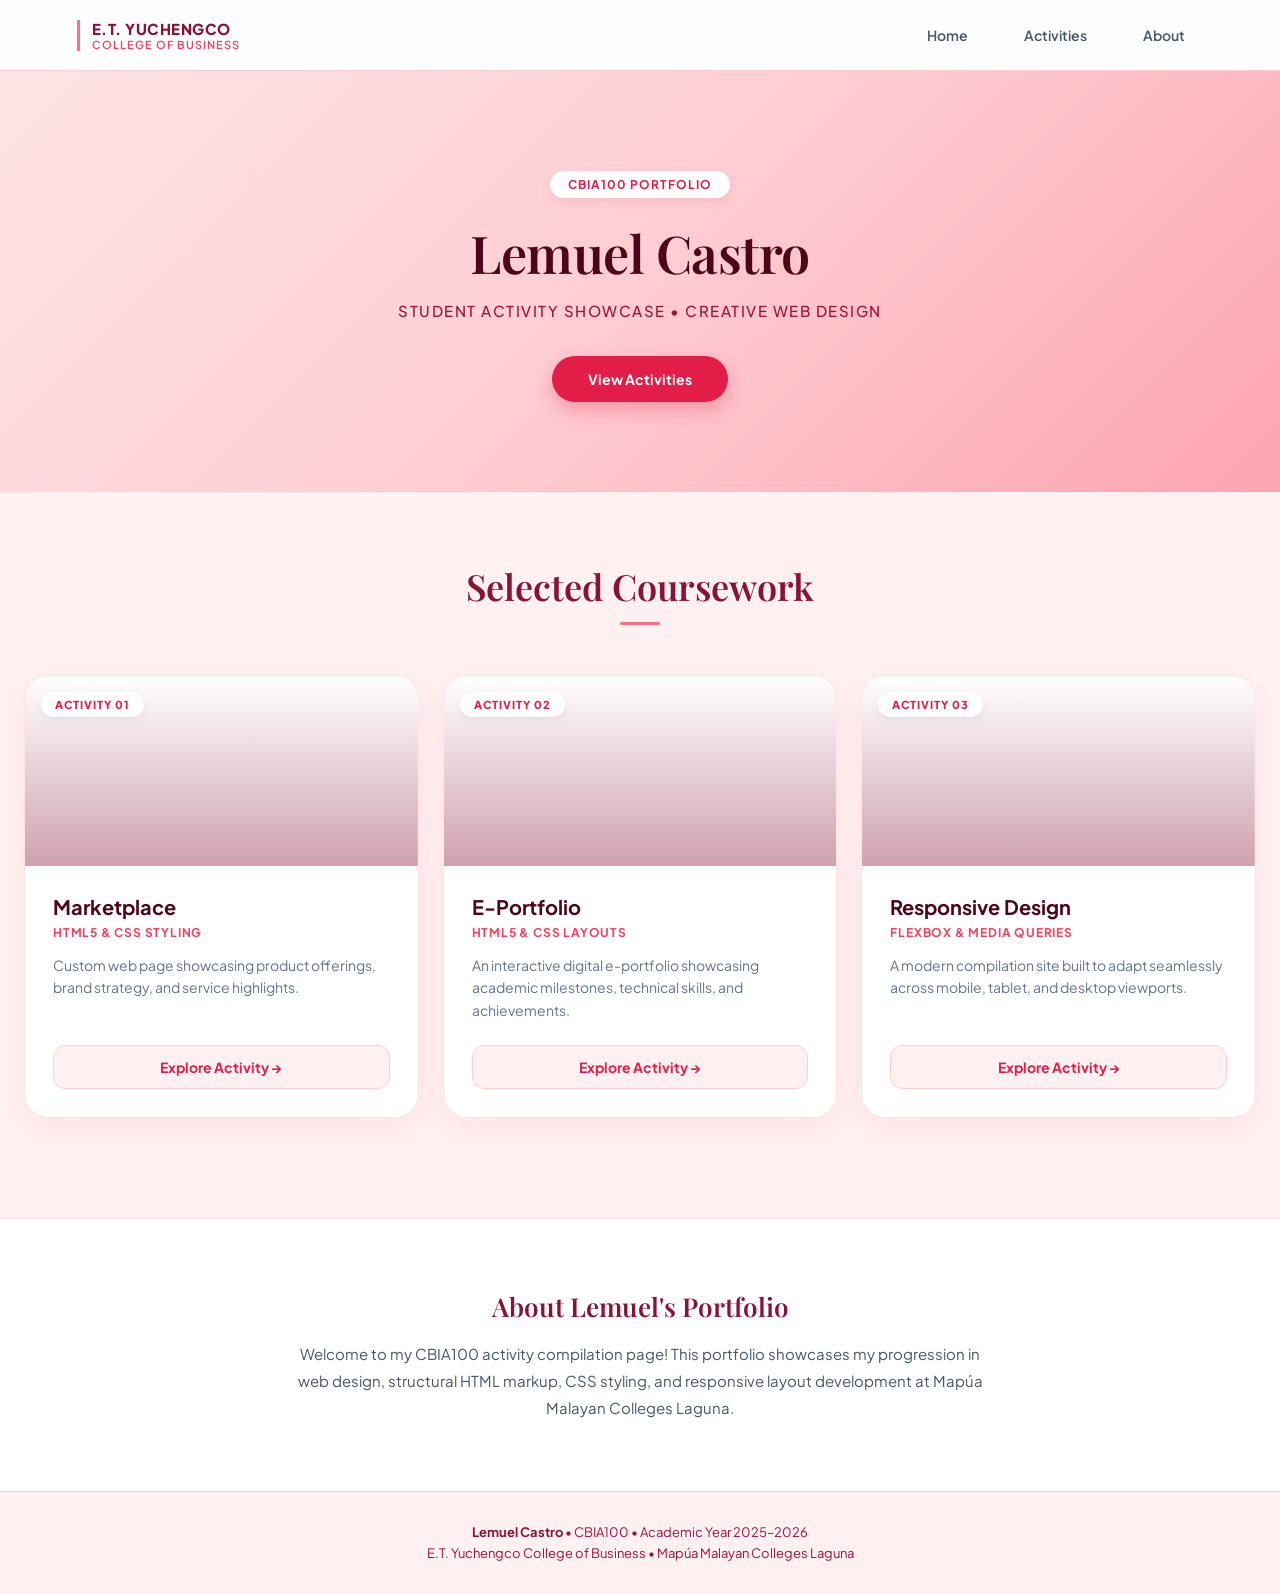
<file: index.html>
<!DOCTYPE html>
<html lang="en">
<head>
    <meta charset="UTF-8">
    <meta name="viewport" content="width=device-width, initial-scale=1.0">
    <title>Lemuel Castro | Student Compilation</title>
    <link href="https://fonts.googleapis.com/css2?family=Plus+Jakarta+Sans:wght@300;400;500;600;700;800&family=Playfair+Display:ital,wght@0,600;1,400&display=swap" rel="stylesheet">
    <style>
        * {
            margin: 0;
            padding: 0;
            box-sizing: border-box;
            font-family: 'Plus Jakarta Sans', sans-serif;
            scroll-behavior: smooth;
        }

        body {
            background-color: #fff1f2;
            color: #334155;
            min-height: 100vh;
            display: flex;
            flex-direction: column;
        }

        /* HEADER & NAVBAR */
        header {
            background: rgba(255, 255, 255, 0.9);
            backdrop-filter: blur(12px);
            padding: 18px 6%;
            display: flex;
            justify-content: space-between;
            align-items: center;
            border-bottom: 1px solid #fecdd3;
            position: sticky;
            top: 0;
            z-index: 100;
        }

        .brand-logo {
            display: flex;
            align-items: center;
            gap: 12px;
        }

        .college-tag {
            border-left: 3px solid #fb7185;
            padding-left: 12px;
            display: flex;
            flex-direction: column;
        }

        .college-title {
            font-size: 15px;
            font-weight: 800;
            color: #881337;
            letter-spacing: 0.5px;
            line-height: 1.2;
        }

        .college-sub {
            font-size: 11px;
            font-weight: 600;
            color: #f43f5e;
            text-transform: uppercase;
            letter-spacing: 1px;
        }

        nav {
            display: flex;
            gap: 20px;
        }

        nav a {
            text-decoration: none;
            color: #475569;
            font-weight: 600;
            font-size: 14px;
            padding: 8px 18px;
            border-radius: 20px;
            transition: all 0.3s ease;
        }

        nav a:hover {
            background: #ffe4e6;
            color: #e11d48;
        }

        /* HERO SECTION */
        .hero {
            background: linear-gradient(135deg, #ffe4e6 0%, #fecdd3 50%, #fda4af 100%);
            padding: 100px 20px 90px;
            text-align: center;
            color: #881337;
            position: relative;
            overflow: hidden;
        }

        .hero-badge {
            display: inline-block;
            background: #ffffff;
            color: #e11d48;
            font-size: 12px;
            font-weight: 700;
            padding: 6px 18px;
            border-radius: 30px;
            margin-bottom: 20px;
            box-shadow: 0 4px 12px rgba(225, 29, 72, 0.1);
            text-transform: uppercase;
            letter-spacing: 1px;
        }

        .hero-title {
            font-family: 'Playfair Display', serif;
            font-size: 52px;
            font-weight: 600;
            margin-bottom: 14px;
            color: #4c0519;
            letter-spacing: -0.5px;
        }

        .hero-subtitle {
            font-size: 15px;
            color: #9f1239;
            font-weight: 500;
            letter-spacing: 1.5px;
            margin-bottom: 36px;
            text-transform: uppercase;
        }

        .btn-primary {
            display: inline-block;
            background: #e11d48;
            color: #ffffff;
            font-size: 14px;
            font-weight: 700;
            padding: 14px 36px;
            border-radius: 30px;
            text-decoration: none;
            box-shadow: 0 8px 20px rgba(225, 29, 72, 0.3);
            transition: all 0.3s ease;
        }

        .btn-primary:hover {
            background: #be123c;
            transform: translateY(-3px);
            box-shadow: 0 12px 28px rgba(225, 29, 72, 0.4);
        }

        /* ACTIVITIES SECTION */
        .activities-container {
            max-width: 1300px;
            margin: 0 auto;
            padding: 70px 24px 100px;
            flex: 1;
            width: 100%;
        }

        .section-title {
            text-align: center;
            font-family: 'Playfair Display', serif;
            font-size: 36px;
            font-weight: 600;
            color: #881337;
            margin-bottom: 50px;
            position: relative;
        }

        .section-title::after {
            content: '';
            display: block;
            width: 40px;
            height: 3px;
            background: #fb7185;
            margin: 12px auto 0;
            border-radius: 3px;
        }

        /* 3 CARDS IN 1 ROW */
        .activity-grid {
            display: grid;
            grid-template-columns: repeat(3, 1fr);
            gap: 24px;
        }

        /* CARD DESIGN */
        .card {
            background: #ffffff;
            border-radius: 24px;
            overflow: hidden;
            box-shadow: 0 12px 35px rgba(244, 63, 94, 0.08);
            transition: all 0.35s ease;
            display: flex;
            flex-direction: column;
            border: 1px solid #ffe4e6;
        }

        .card:hover {
            transform: translateY(-8px);
            box-shadow: 0 20px 45px rgba(244, 63, 94, 0.18);
            border-color: #fecdd3;
        }

        .card-preview {
            height: 190px;
            background-size: cover;
            background-position: center;
            position: relative;
        }

        .card-preview-1 {
            background-image: linear-gradient(180deg, rgba(255,255,255,0) 0%, rgba(136,19,55,0.4) 100%), 
                              url('https://images.unsplash.com/photo-1522337360788-8b13dee7a37e?auto=format&fit=crop&w=800&q=80');
        }

        .card-preview-2 {
            background-image: linear-gradient(180deg, rgba(255,255,255,0) 0%, rgba(136,19,55,0.4) 100%), 
                              url('https://images.unsplash.com/photo-1513542789411-b6a5d4f31634?auto=format&fit=crop&w=800&q=80');
        }

        .card-preview-3 {
            background-image: linear-gradient(180deg, rgba(255,255,255,0) 0%, rgba(136,19,55,0.4) 100%), 
                              url('https://images.unsplash.com/photo-1507238691740-187a5b1d37b8?auto=format&fit=crop&w=800&q=80');
        }

        .card-tag {
            position: absolute;
            top: 16px;
            left: 16px;
            background: rgba(255, 255, 255, 0.95);
            color: #e11d48;
            font-size: 11px;
            font-weight: 800;
            padding: 6px 14px;
            border-radius: 20px;
            text-transform: uppercase;
            letter-spacing: 1px;
            box-shadow: 0 4px 10px rgba(0,0,0,0.05);
        }

        .card-body {
            padding: 28px;
            display: flex;
            flex-direction: column;
            flex: 1;
            justify-content: space-between;
        }

        .card-title {
            font-size: 20px;
            font-weight: 700;
            color: #4c0519;
            margin-bottom: 6px;
        }

        .card-tech {
            font-size: 12px;
            font-weight: 700;
            color: #f43f5e;
            margin-bottom: 14px;
            text-transform: uppercase;
            letter-spacing: 0.8px;
        }

        .card-desc {
            font-size: 14px;
            color: #64748b;
            line-height: 1.6;
            margin-bottom: 24px;
        }

        .btn-card {
            display: block;
            text-align: center;
            background: #fff1f2;
            color: #e11d48;
            font-size: 14px;
            font-weight: 700;
            padding: 12px;
            border-radius: 12px;
            text-decoration: none;
            transition: all 0.3s ease;
            border: 1px solid #fecdd3;
        }

        .btn-card:hover {
            background: #e11d48;
            color: #ffffff;
            border-color: #e11d48;
            box-shadow: 0 6px 15px rgba(225, 29, 72, 0.25);
        }

        /* ABOUT SECTION */
        .about-section {
            background: #ffffff;
            padding: 70px 24px;
            color: #64748b;
            text-align: center;
            border-top: 1px solid #ffe4e6;
        }

        .about-content {
            max-width: 700px;
            margin: 0 auto;
        }

        .about-title {
            font-family: 'Playfair Display', serif;
            color: #881337;
            font-size: 26px;
            font-weight: 600;
            margin-bottom: 16px;
        }

        .about-text {
            font-size: 15px;
            line-height: 1.8;
            color: #475569;
        }

        /* FOOTER */
        footer {
            background: #fff1f2;
            padding: 30px 24px;
            text-align: center;
            font-size: 13px;
            color: #9f1239;
            border-top: 1px solid #fecdd3;
            line-height: 1.6;
        }

        footer strong {
            color: #881337;
        }

        /* RESPONSIVE LAYOUT */
        @media (max-width: 900px) {
            .activity-grid {
                grid-template-columns: 1fr;
            }
        }
    </style>
</head>
<body>

    <!-- HEADER & NAVBAR -->
    <header>
        <div class="brand-logo">
            <div class="college-tag">
                <span class="college-title">E.T. YUCHENGCO</span>
                <span class="college-sub">College of Business</span>
            </div>
        </div>

        <nav>
            <a href="#home">Home</a>
            <a href="#activities">Activities</a>
            <a href="#about">About</a>
        </nav>
    </header>

    <!-- HERO SECTION -->
    <section class="hero" id="home">
        <span class="hero-badge">CBIA100 Portfolio</span>
        <h1 class="hero-title">Lemuel Castro</h1>
        <p class="hero-subtitle">Student Activity Showcase &bull; Creative Web Design</p>
        <a href="#activities" class="btn-primary">View Activities</a>
    </section>

    <!-- FEATURED ACTIVITIES SECTION -->
    <div class="activities-container" id="activities">
        <h2 class="section-title">Selected Coursework</h2>

        <div class="activity-grid">

            <!-- CARD 1: MARKETPLACE -->
            <div class="card">
                <div class="card-preview card-preview-1">
                    <span class="card-tag">ACTIVITY 01</span>
                </div>
                <div class="card-body">
                    <div>
                        <h3 class="card-title">Marketplace</h3>
                        <p class="card-tech">HTML5 &amp; CSS Styling</p>
                        <p class="card-desc">Custom web page showcasing product offerings, brand strategy, and service highlights.</p>
                    </div>
                    <a href="./ACTIVITY%201%20CASTRO/lem.html" class="btn-card">Explore Activity &rarr;</a>
                </div>
            </div>

            <!-- CARD 2: E-PORTFOLIO -->
            <div class="card">
                <div class="card-preview card-preview-2">
                    <span class="card-tag">ACTIVITY 02</span>
                </div>
                <div class="card-body">
                    <div>
                        <h3 class="card-title">E-Portfolio</h3>
                        <p class="card-tech">HTML5 &amp; CSS Layouts</p>
                        <p class="card-desc">An interactive digital e-portfolio showcasing academic milestones, technical skills, and achievements.</p>
                    </div>
                    <a href="./ACTIVITY%203%20E%20PORTFOLIO%20CASTRO/lem.html" class="btn-card">Explore Activity &rarr;</a>
                </div>
            </div>

            <!-- CARD 3: RESPONSIVE DESIGN -->
            <div class="card">
                <div class="card-preview card-preview-3">
                    <span class="card-tag">ACTIVITY 03</span>
                </div>
                <div class="card-body">
                    <div>
                        <h3 class="card-title">Responsive Design</h3>
                        <p class="card-tech">Flexbox &amp; Media Queries</p>
                        <p class="card-desc">A modern compilation site built to adapt seamlessly across mobile, tablet, and desktop viewports.</p>
                    </div>
                    <a href="#home" class="btn-card">Explore Activity &rarr;</a>
                </div>
            </div>

        </div>
    </div>

    <!-- ABOUT SECTION -->
    <section class="about-section" id="about">
        <div class="about-content">
            <h3 class="about-title">About Lemuel's Portfolio</h3>
            <p class="about-text">
                Welcome to my CBIA100 activity compilation page! This portfolio showcases my progression in web design, structural HTML markup, CSS styling, and responsive layout development at Mapúa Malayan Colleges Laguna.
            </p>
        </div>
    </section>

    <!-- FOOTER -->
    <footer>
        <p><strong>Lemuel Castro</strong> &bull; CBIA100 &bull; Academic Year 2025–2026</p>
        <p>E.T. Yuchengco College of Business &bull; Mapúa Malayan Colleges Laguna</p>
    </footer>

</body>
</html>
</file>
